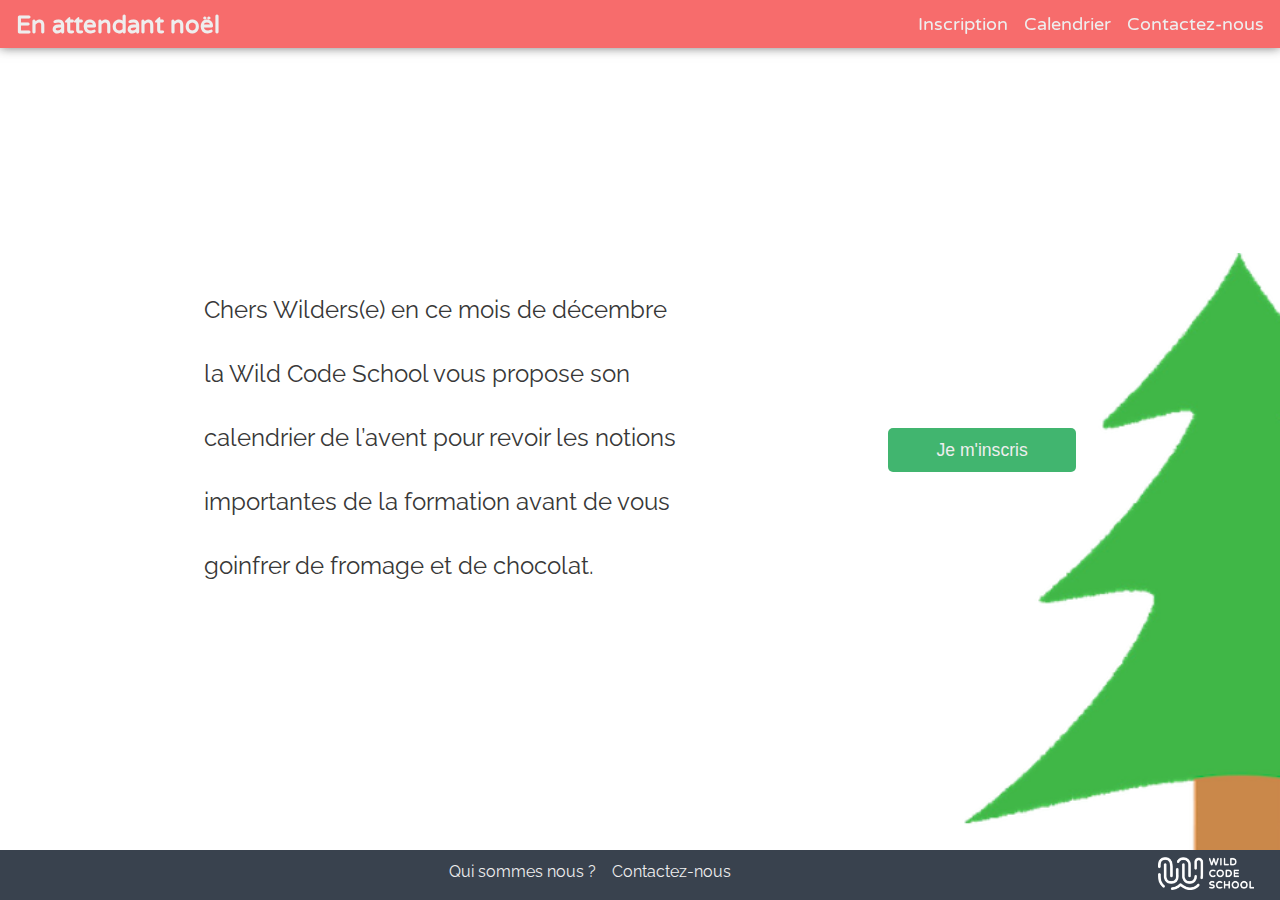
<file: index.html>
<!DOCTYPE html>
<html lang="fr">

<head>
    <meta charset="UTF-8" />
    <meta name="viewport" content="width=device-width, initial-scale=1.0" />
    <link rel="stylesheet" href="./index.css" />
    <title>En attendant noël</title>
</head>

<body class="app">
    <header class="main-header">
        <h1 class="main-title">
            <a class="nav-link" href="/calendrier_avant/index.html">En attendant noël</a>
        </h1>
        <div class="burger">
            <span class="slice-burger"></span>
            <span class="slice-burger"></span>
            <span class="slice-burger"></span>
            <span class="slice-burger"></span>
        </div>
        <nav class="main-nav-header">
            <ul class="content-items-nav-header">
                <li class="items-nav-header">
                    <a href="/calendrier_avant/signup/signUp.html" class="nav-link">Inscription</a>
                </li>
                <li class="items-nav-header">
                    <a href="/calendrier_avant/calendrier/calendrier.html" class="nav-link">Calendrier</a>
                </li>
                <li class="items-nav-header">
                    <a href="/calendrier_avant/contact/contact.html" class="nav-link">Contactez-nous</a>
                </li>
            </ul>
        </nav>
    </header>
    <main class="main-content-home">
        <p class="content-message-intro">
            Chers Wilders(e) en ce mois de décembre la Wild Code School vous propose
            son calendrier de l’avent pour revoir les notions importantes de la
            formation avant de vous goinfrer de fromage et de chocolat.
        </p>
        <button onclick="window.location.href='/calendrier_avant/signup/signUp.html'" class="btn btn-valid">Je m'inscris</button>
    </main>
    <footer>
        <ul class="content-items-footer">
            <li class="items-footer">
                <a class="nav-link" href="/calendrier_avant/contact/contact.html">Qui sommes nous ?</a>
            </li>
            <li class="items-footer">
                <a class="nav-link" href="/calendrier_avant/contact/contact.html#contact">Contactez-nous</a>
            </li>
        </ul>
        <a title="site Wild Code School" href="https://www.wildcodeschool.com/fr-FR" target="blank"><img
                class="logo-WCS" src="./asset/logo-WSC.png" alt="logo Wild Code School" /></a>
    </footer>
    <script src="index.js"></script>
</body>

</html>
</file>
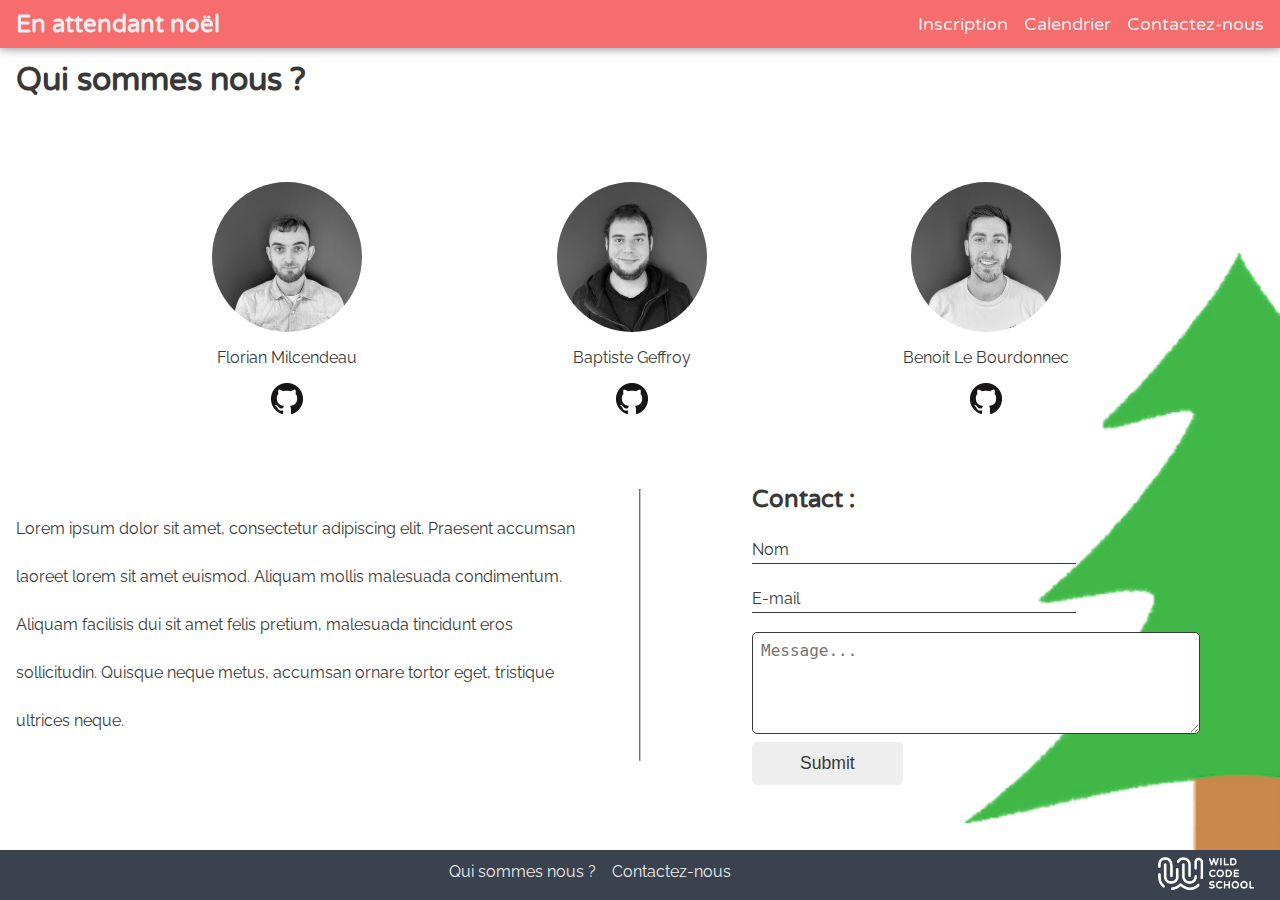
<file: contact.html>
<!DOCTYPE html>
<html lang="fr">

<head>
    <meta charset="UTF-8">
    <meta name="viewport" content="width=device-width, initial-scale=1.0">
    <link rel="stylesheet" href="index.css">
    <link rel="stylesheet" href="contact.css">
    <title>En attendant noël</title>
</head>

<body class="app">
    <header class="main-header">
        <h2 class="main-title"><a class="nav-link" href="/index.html">En attendant noël</a></h2>
        <div class="burger">
            <span class="slice-burger"></span>
            <span class="slice-burger"></span>
            <span class="slice-burger"></span>
            <span class="slice-burger"></span>
        </div>
        <nav class="main-nav-header">
            <ul class="content-items-nav-header">
                <li class="items-nav-header">
                    <a href="/signUp.html" class="nav-link">Inscription</a>
                </li>
                <li class="items-nav-header">
                    <a href="/calendrier/calendrier.html" class="nav-link">Calendrier</a>
                </li>
                <li class="items-nav-header">
                    <a href="/contact.html" class="nav-link">Contactez-nous</a>
                </li>
            </ul>
        </nav>
    </header>
    <main class="main-contact">
        <h1>Qui sommes nous ?</h1>
        <div class="content-profile">
            <figure class="profile">
                <img lazy class="profile-photo" src="./asset/profile/florian(1).jpg" alt="Photo de profile Florian">
                <address class="profile-info">
                    Florian Milcendeau
                    <a title="Profile GitHub" href="https://github.com/FlorianMilcendeau" target="blank"><img
                            src="./asset/GitHub-Mark/PNG/GitHub-Mark-32px.png" alt="Logo GitHub"></a>
                </address>
            </figure>
            <figure class="profile">
                <img lazy class="profile-photo" src="./asset/profile/baptiste(2).jpg" alt="Photo de profile Baptiste">
                <address class="profile-info">
                    Baptiste Geffroy
                    <a title="Profile GitHub" href="https://github.com/Baptiste-Gfy" target="blank"><img
                            src="./asset/GitHub-Mark/PNG/GitHub-Mark-32px.png" alt="Logo GitHub"></a>
                </address>
            </figure>
            <figure class="profile">
                <img lazy class="profile-photo" src="./asset/profile/benoit.jpg" alt="Photo de profile Benoit">
                <address class="profile-info">
                    Benoit Le Bourdonnec
                    <a title="Profile GitHub" href="https://github.com/Benoit2109" target="blank"><img
                            src="./asset/GitHub-Mark/PNG/GitHub-Mark-32px.png" alt="Logo GitHub"></a>
                </address>
            </figure>
        </div>
        <div class="container-flex">

            <p class="team-description">Lorem ipsum dolor sit amet, consectetur adipiscing elit. Praesent accumsan
                laoreet
                lorem sit amet euismod.
                Aliquam mollis malesuada condimentum. Aliquam facilisis dui sit amet felis pretium, malesuada tincidunt
                eros
                sollicitudin. Quisque neque metus, accumsan ornare tortor eget, tristique ultrices neque.
            </p>
            <hr class="separate">
            <div class="container-form">

                <form id="contact" class="form-contact" action="#" method="post">
                    <h2>
                        Contact :
                    </h2>
                    <input class="input input-name" name="name" id="name" type="text" placeholder=" ">
                    <label class="label-placeholder label-name" for="name">Nom</label><span class="error error-name">Nom
                        invalide</span>
                    <input class="input input-email" id="email" name="email" type="email" placeholder=" ">
                    <label class="label-placeholder label-email" for="email">E-mail</label>
                    <span class="error error-email">E-mail invalide</span>
                    <textarea class="message-contact" name="message" id="message" cols="30" rows="10"
                        placeholder="Message..."></textarea>
                    <input disabled id="send-form-contact" class="btn btn-disabled" type="submit">
                </form>
            </div>
        </div>
    </main>
    <footer>
        <ul class="content-items-footer">
            <li class="items-footer"><a class="nav-link" href="/contact.html">Qui sommes nous ?</a></li>
            <li class="items-footer"><a class="nav-link" href="#contact">Contactez-nous</a></li>
        </ul>
        <a title="site Wild Code School" href="https://www.wildcodeschool.com/fr-FR" target="blank"><img
                class="logo-WCS" src="./asset/logo-WSC.png" alt="logo Wild Code School"></a>
    </footer>
    <script src="index.js"></script>
</body>

</html>
</file>
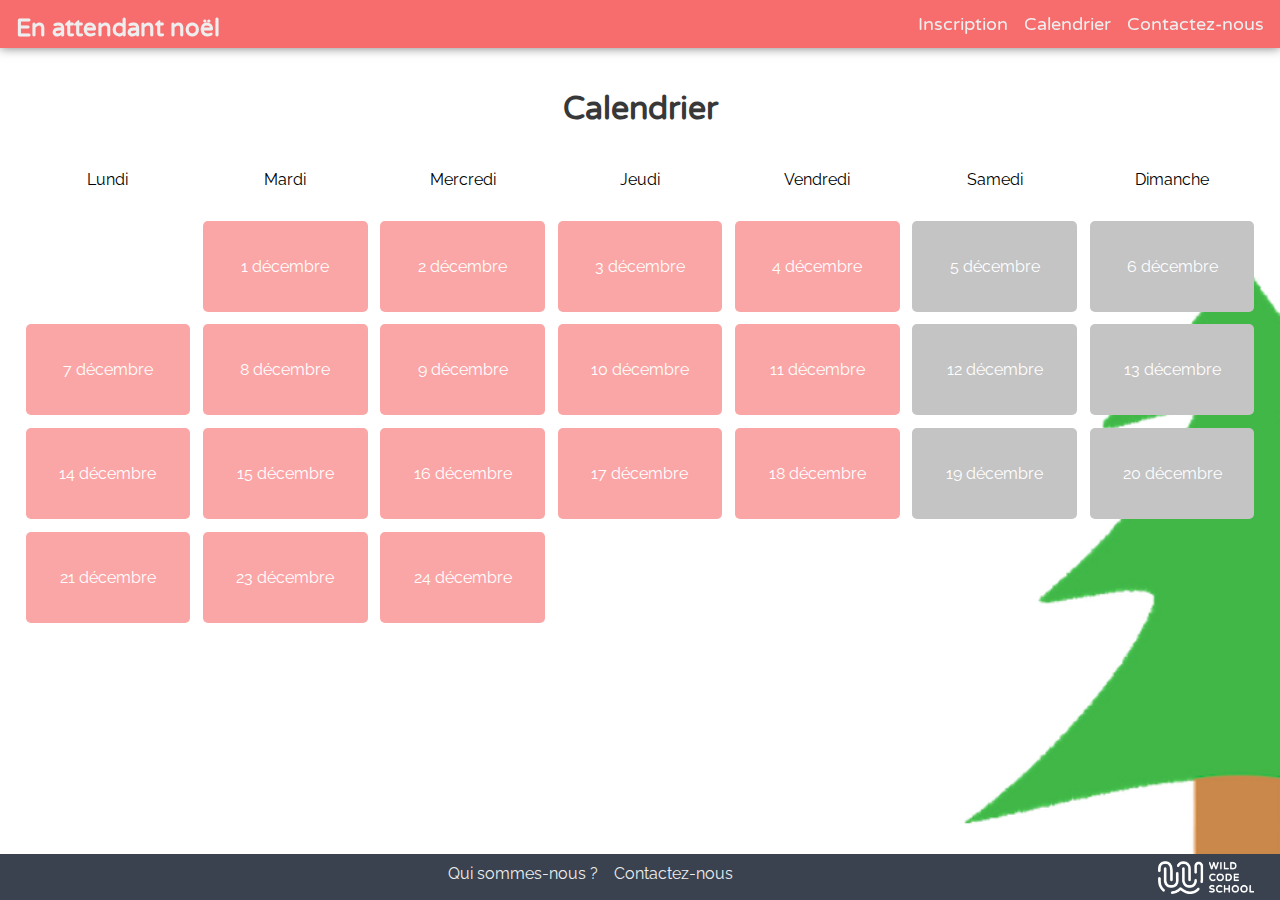
<file: calendrier/calendrier.html>
<!DOCTYPE html>
<html lang="en">

<head>
  <meta charset="UTF-8" />
  <meta name="viewport" content="width=device-width, initial-scale=1.0" />
  <link rel="stylesheet" href="../index.css" />
  <link rel="stylesheet" href="calendrier.css" />
  <title>Calendrier</title>
</head>

<body>
  <header class="main-header">
    <h2 class="main-title">
      <a class="nav-link" href="../index.html">En attendant noël</a>
    </h2>
    <div class="burger">
      <span class="slice-burger"></span>
      <span class="slice-burger"></span>
      <span class="slice-burger"></span>
      <span class="slice-burger"></span>
    </div>
    <nav class="main-nav-header">
      <ul class="content-items-nav-header">
        <li class="items-nav-header">
          <a href="../signup/signUp.html" class="nav-link">Inscription</a>
        </li>
        <li class="items-nav-header">
          <a href="/calendrier/calendrier.html" class="nav-link">Calendrier</a>
        </li>
        <li class="items-nav-header">
          <a href="../contact/contact.html" class="nav-link">Contactez-nous</a>
        </li>
      </ul>
    </nav>
  </header>
  <section id="opacity"></section>
    <section class="contenu">
      <h1>Calendrier</h1>

      <section class="calendrier">
        <section>
          <ul class="semaine">
            <li class="jour-semaine"><p>Lundi</p></li>
            <li class="jour-semaine"><p>Mardi</p></li>
            <li class="jour-semaine"><p>Mercredi</p></li>
            <li class="jour-semaine"><p>Jeudi</p></li>
            <li class="jour-semaine"><p>Vendredi</p></li>
            <li class="jour-semaine"><p>Samedi</p></li>
            <li class="jour-semaine"><p>Dimanche</p></li>
          </ul>
        </section>

        <section>
          <ul class="jour">
            <li index="0" class="jour-on"><p>1 décembre</p></li>
            <!--<div id="volet">
              <div class="pop">
                <img
                  class="illustration"
                  src="../asset/Linus Torvald.jpg"
                  alt="créateur git"
                />
                <p class="question">Comment s'appelle le créateur de GIT?</p>
                <div class="right-box">
                  <select class="select">
                    <option value="0">-- choisis ta réponse --</option>
                    <option value="1">réponse 1</option>
                    <option value="2">réponse 2</option>
                    <option value="3">réponse 3</option>
                    <option value="4">réponse 4</option>
                  </select>
                  <button disabled class="Go">Go!</button>
                </div>
              </div>
            </div>-->
            <li  index="1" class="jour-on"><p>2 décembre</p></li>
            <li  index="2" class="jour-on"><p>3 décembre</p></li>
            <li  index="3" class="jour-on"><p>4 décembre</p></li>

            <li class="jour-off"><p>5 décembre</p></li>
            <li class="jour-off"><p>6 décembre</p></li>

            <li index="4" class="jour-on"><p>7 décembre</p></li>
            <li index="5" class="jour-on"><p>8 décembre</p></li>
            <li index="6" class="jour-on"><p>9 décembre</p></li>
            <li index="7" class="jour-on"><p>10 décembre</p></li>
            <li index="8" class="jour-on"><p>11 décembre</p></li>

            <li class="jour-off"><p>12 décembre</p></li>
            <li class="jour-off"><p>13 décembre</p></li>

            <li index="9" class="jour-on"><p>14 décembre</p></li>
            <li index="10" class="jour-on"><p>15 décembre</p></li>
            <li index="11" class="jour-on"><p>16 décembre</p></li>
            <li index="12" class="jour-on"><p>17 décembre</p></li>
            <li index="13" class="jour-on"><p>18 décembre</p></li>

            <li class="jour-off"><p>19 décembre</p></li>
            <li class="jour-off"><p>20 décembre</p></li>

            <li index="14" class="jour-on"><p>21 décembre</p></li>
            <li index="15" class="jour-on"><p>23 décembre</p></li>
            <li index="16" class="jour-on"><p>24 décembre</p></li>
          </ul>
        </section>
      </section>
      <!--<section id="overlay">
        <div class="pop">
          
          <img class="illustration" src="../asset/Linus Torvald.jpg" alt="créateur git"/>
          
          <div class="right-box">
            <div class="close-window">
              <span class="close-cross-x"></span>
              <span class="close-cross-y"></span>
            </div>
  
            <p class="question">Comment s'appelle le créateur de GIT?</p>
            <div class="select-Go">
                <select class="select">
                    <option value="0">-- choisis ta réponse --</option>
                    <option value="1">réponse 1</option>
                    <option value="2">réponse 2</option>
                    <option value="3">réponse 3</option>
                    <option value="4">réponse 4</option>
                </select>
            <button disabled class="Go">Go!</button>
            </div>
          </div>
        </div>
    </section>-->
    </section>

  <footer>
    <ul class="content-items-footer">
      <li class="items-footer">
        <a class="nav-link" href="../contact/contact.html">Qui sommes-nous ?</a>
      </li>
      <li class="items-footer">
        <a class="nav-link" href="../contact/contact.html#contact">Contactez-nous</a>
      </li>
    </ul>
    <img class="logo-WCS" src="../asset/logo-WSC.png" alt="logo Wild Code School" />
  </footer>
  <script src="./calendrier.js"></script>
  <script src="../index.js"></script>
</body>

</html>
</file>
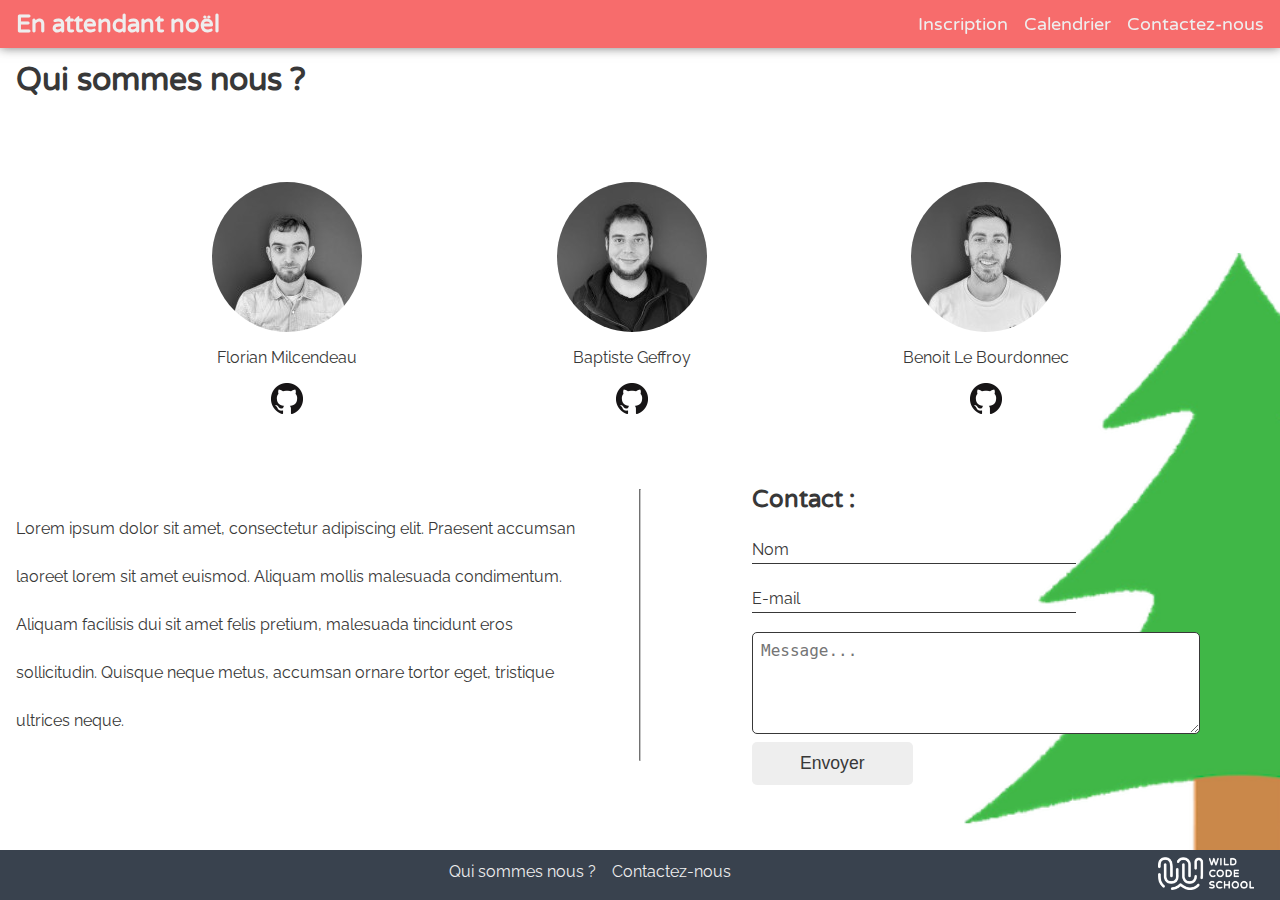
<file: contact/contact.html>
<!DOCTYPE html>
<html lang="fr">
  <head>
    <meta charset="UTF-8" />
    <meta name="viewport" content="width=device-width, initial-scale=1.0" />
    <link rel="stylesheet" href="../index.css" />
    <link rel="stylesheet" href="contact.css" />
    <title>En attendant noël</title>
  </head>

  <body class="app">
    <header class="main-header">
      <h2 class="main-title">
        <a class="nav-link" href="/calendrier_avant/index.html">En attendant noël</a>
      </h2>
      <div class="burger">
        <span class="slice-burger"></span>
        <span class="slice-burger"></span>
        <span class="slice-burger"></span>
        <span class="slice-burger"></span>
      </div>
      <nav class="main-nav-header">
        <ul class="content-items-nav-header">
          <li class="items-nav-header">
            <a href="/calendrier_avant/signup/signUp.html" class="nav-link">Inscription</a>
          </li>
          <li class="items-nav-header">
            <a href="/calendrier_avant/calendrier/calendrier.html" class="nav-link"
              >Calendrier</a
            >
          </li>
          <li class="items-nav-header">
            <a href="/calendrier_avant/contact/contact.html" class="nav-link">Contactez-nous</a>
          </li>
        </ul>
      </nav>
    </header>
    <main class="main-contact">
      <h1>Qui sommes nous ?</h1>
      <div class="content-profile">
        <figure class="profile">
          <img
            lazy
            class="profile-photo"
            src="../asset/profile/florian(1).jpg"
            alt="Photo de profile Florian"
          />
          <address class="profile-info">
            Florian Milcendeau
            <a
              title="Profile GitHub"
              href="https://github.com/FlorianMilcendeau"
              target="blank"
              ><img
                src="../asset/GitHub-Mark/PNG/GitHub-Mark-32px.png"
                alt="Logo GitHub"
            /></a>
          </address>
        </figure>
        <figure class="profile">
          <img
            lazy
            class="profile-photo"
            src="../asset/profile/baptiste(2).jpg"
            alt="Photo de profile Baptiste"
          />
          <address class="profile-info">
            Baptiste Geffroy
            <a
              title="Profile GitHub"
              href="https://github.com/Baptiste-Gfy"
              target="blank"
              ><img
                src="../asset/GitHub-Mark/PNG/GitHub-Mark-32px.png"
                alt="Logo GitHub"
            /></a>
          </address>
        </figure>
        <figure class="profile">
          <img
            lazy
            class="profile-photo"
            src="../asset/profile/benoit.jpg"
            alt="Photo de profile Benoit"
          />
          <address class="profile-info">
            Benoit Le Bourdonnec
            <a
              title="Profile GitHub"
              href="https://github.com/Benoit2109"
              target="blank"
              ><img
                src="../asset/GitHub-Mark/PNG/GitHub-Mark-32px.png"
                alt="Logo GitHub"
            /></a>
          </address>
        </figure>
      </div>
      <div class="container-flex">
        <p class="team-description">
          Lorem ipsum dolor sit amet, consectetur adipiscing elit. Praesent
          accumsan laoreet lorem sit amet euismod. Aliquam mollis malesuada
          condimentum. Aliquam facilisis dui sit amet felis pretium, malesuada
          tincidunt eros sollicitudin. Quisque neque metus, accumsan ornare
          tortor eget, tristique ultrices neque.
        </p>
        <hr class="separate" />
        <div class="container-form">
          <form id="contact" class="form-contact" action="#" method="post">
            <h2>Contact :</h2>
            <input
              class="input input-name"
              name="name"
              id="name"
              type="text"
              placeholder=" "
            />
            <label class="label-placeholder label-name" for="name">Nom</label
            ><span class="error error-name">Nom invalide</span>
            <input
              class="input input-email"
              id="email"
              name="email"
              type="email"
              placeholder=" "
            />
            <label class="label-placeholder label-email" for="email"
              >E-mail</label
            >
            <span class="error error-email">E-mail invalide</span>
            <textarea
              class="message-contact"
              name="message"
              id="message"
              cols="30"
              rows="10"
              placeholder="Message..."
            ></textarea>
            <input
              disabled
              id="send-form-contact"
              class="btn btn-disabled"
              type="submit"
              value="Envoyer"
            />
          </form>
        </div>
      </div>
    </main>
    <footer>
      <ul class="content-items-footer">
        <li class="items-footer">
          <a class="nav-link" href="/calendrier_avant/contact/contact.html">Qui sommes nous ?</a>
        </li>
        <li class="items-footer">
          <a class="nav-link" href="/calendrier_avant/contact/contact.html#contact"
            >Contactez-nous</a
          >
        </li>
      </ul>
      <a
        title="site Wild Code School"
        href="https://www.wildcodeschool.com/fr-FR"
        target="blank"
        ><img
          class="logo-WCS"
          src="../asset/logo-WSC.png"
          alt="logo Wild Code School"
      /></a>
    </footer>
    <script src="../index.js"></script>
    <script src="contact.js"></script>
  </body>
</html>
</file>
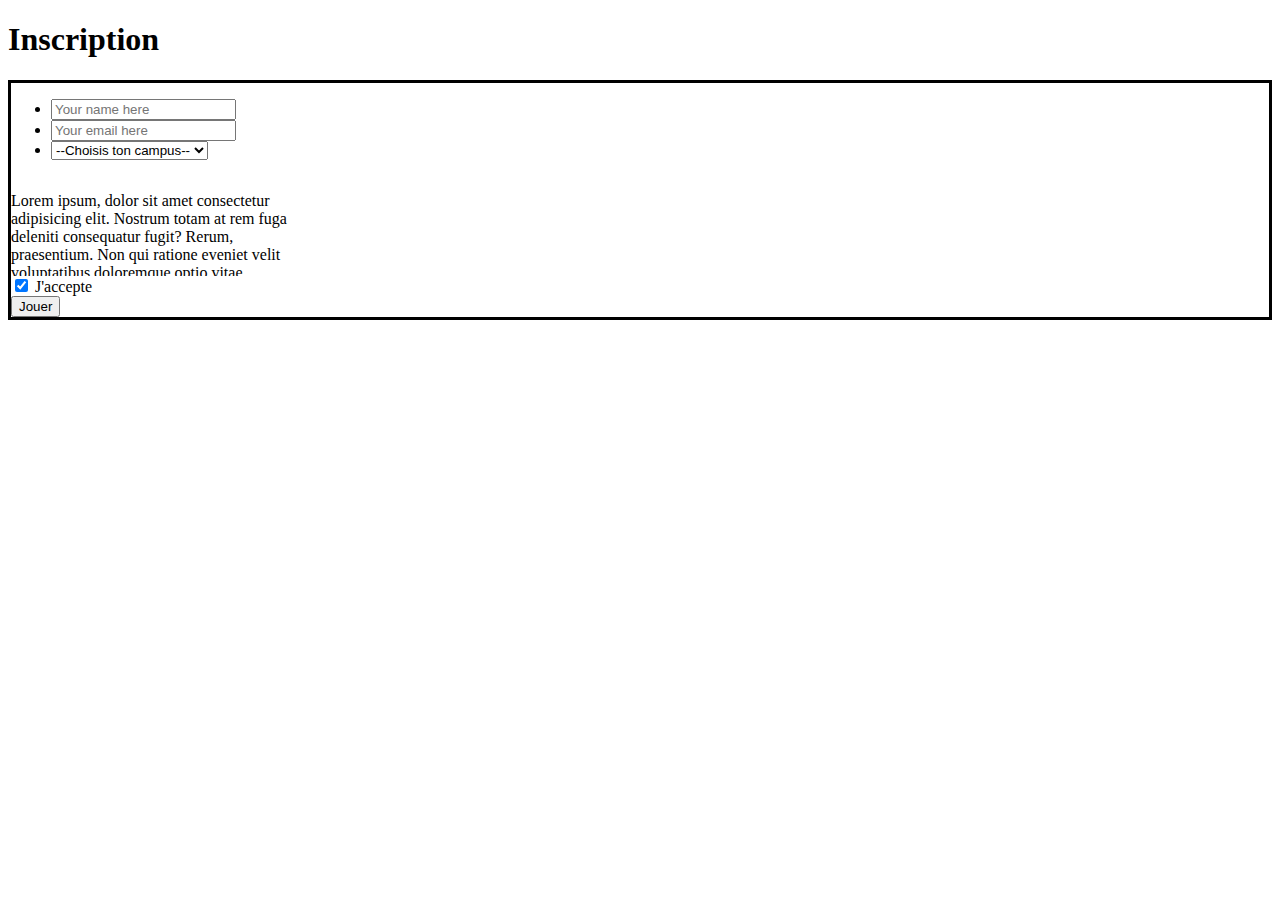
<file: signUp/signUp.html>
<!DOCTYPE html>
<html lang="fr">
  <head>
    <meta charset="UTF-8" />
    <link rel="stylesheet" href="signUp.css" />
    <meta name="viewport" content="width=device-width, initial-scale=1.0" />
    <title>Inscription</title>
  </head>

  <body>
    <h1 class="page-title">Inscription</h1>

    <form>
      <ul class="grp-input">
        <li class="input-form">
          <label for="name"></label>
          <input type="text" id="name" placeholder="Your name here" />
        </li>
        <li class="input-form">
          <label for=""></label>
          <input type="text" id="mail" placeholder="Your email here" />
        </li>
        <li class="input-form">
          <select id="campus" name="campus">
            <option value="">--Choisis ton campus--</option>
            <optgroup label="France">
              <option value="Biarritz">Biarritz</option>
              <option value="Bordeaux">Bordeaux</option>
              <option value="La Loupe">La Loupe</option>
              <option value="Lille">Lille</option>
              <option value="Lyon">Lyon</option>
              <option value="Marseille">Marseille</option>
              <option value="Nantes">Nantes</option>
              <option value="Orléans">Orléans</option>
              <option value="Paris">Paris</option>
              <option value="Reims">Reims</option>
              <option value="Strasbourg">Strasbourg</option>
              <option value="Toulouse">Toulouse</option>
              <option value="Tours">Tours</option>
            </optgroup>
            <optgroup label="Europe">
              <option value="Amsterdam">Amsterdam</option>
              <option value="Barcelone">Barcelone</option>
              <option value="Berlin">Berlin</option>
              <option value="Bruxelles">Bruxelles</option>
              <option value="Bucarest">Bucarest</option>
              <option value="Lisbonne">Lisbonne</option>
              <option value="Londres">Londres</option>
              <option value="Madrid">Madrid</option>
            </optgroup>
            <optgroup label="Distantiel">
              <option value="Remote francophone"></option>
              <option value="Remote Anglophone"></option>
            </optgroup>
          </select>
        </li>
      </ul>

      <div class="scroller">
        <p>
          Lorem ipsum, dolor sit amet consectetur adipisicing elit. Nostrum
          totam at rem fuga deleniti consequatur fugit? Rerum, praesentium. Non
          qui ratione eveniet velit voluptatibus doloremque optio vitae
          recusandae illo dolores?
        </p>
        <p>
          Lorem ipsum, dolor sit amet consectetur adipisicing elit. Nostrum
          totam at rem fuga deleniti consequatur fugit? Rerum, praesentium. Non
          qui ratione eveniet velit voluptatibus doloremque optio vitae
          recusandae illo dolores?
        </p>
        <p>
          Lorem ipsum, dolor sit amet consectetur adipisicing elit. Nostrum
          totam at rem fuga deleniti consequatur fugit? Rerum, praesentium. Non
          qui ratione eveniet velit voluptatibus doloremque optio vitae
          recusandae illo dolores?
        </p>
        <p>
          Lorem ipsum, dolor sit amet consectetur adipisicing elit. Nostrum
          totam at rem fuga deleniti consequatur fugit? Rerum, praesentium. Non
          qui ratione eveniet velit voluptatibus doloremque optio vitae
          recusandae illo dolores?
        </p>
        <p>
          Lorem ipsum, dolor sit amet consectetur adipisicing elit. Nostrum
          totam at rem fuga deleniti consequatur fugit? Rerum, praesentium. Non
          qui ratione eveniet velit voluptatibus doloremque optio vitae
          recusandae illo dolores?
        </p>
        <p>
          Lorem ipsum, dolor sit amet consectetur adipisicing elit. Nostrum
          totam at rem fuga deleniti consequatur fugit? Rerum, praesentium. Non
          qui ratione eveniet velit voluptatibus doloremque optio vitae
          recusandae illo dolores?
        </p>
        <p>
          Lorem ipsum, dolor sit amet consectetur adipisicing elit. Nostrum
          totam at rem fuga deleniti consequatur fugit? Rerum, praesentium. Non
          qui ratione eveniet velit voluptatibus doloremque optio vitae
          recusandae illo dolores?
        </p>
        <p>
          Lorem ipsum, dolor sit amet consectetur adipisicing elit. Nostrum
          totam at rem fuga deleniti consequatur fugit? Rerum, praesentium. Non
          qui ratione eveniet velit voluptatibus doloremque optio vitae
          recusandae illo dolores?
        </p>
        <p>
          Lorem ipsum, dolor sit amet consectetur adipisicing elit. Nostrum
          totam at rem fuga deleniti consequatur fugit? Rerum, praesentium. Non
          qui ratione eveniet velit voluptatibus doloremque optio vitae
          recusandae illo dolores?
        </p>
        <p>
          Lorem ipsum, dolor sit amet consectetur adipisicing elit. Nostrum
          totam at rem fuga deleniti consequatur fugit? Rerum, praesentium. Non
          qui ratione eveniet velit voluptatibus doloremque optio vitae
          recusandae illo dolores?
        </p>
      </div>
      <div class="checkbox">
        <input type="checkbox" id="accepte" name="accepte" checked />
        <label for="accepte">J'accepte</label>
      </div>
      <div class="btn btn-valide">
        <label for="jouer"></label>
        <input type="submit" id="jouer" value="Jouer" />
      </div>
    </form>
  </body>
</html>
</file>
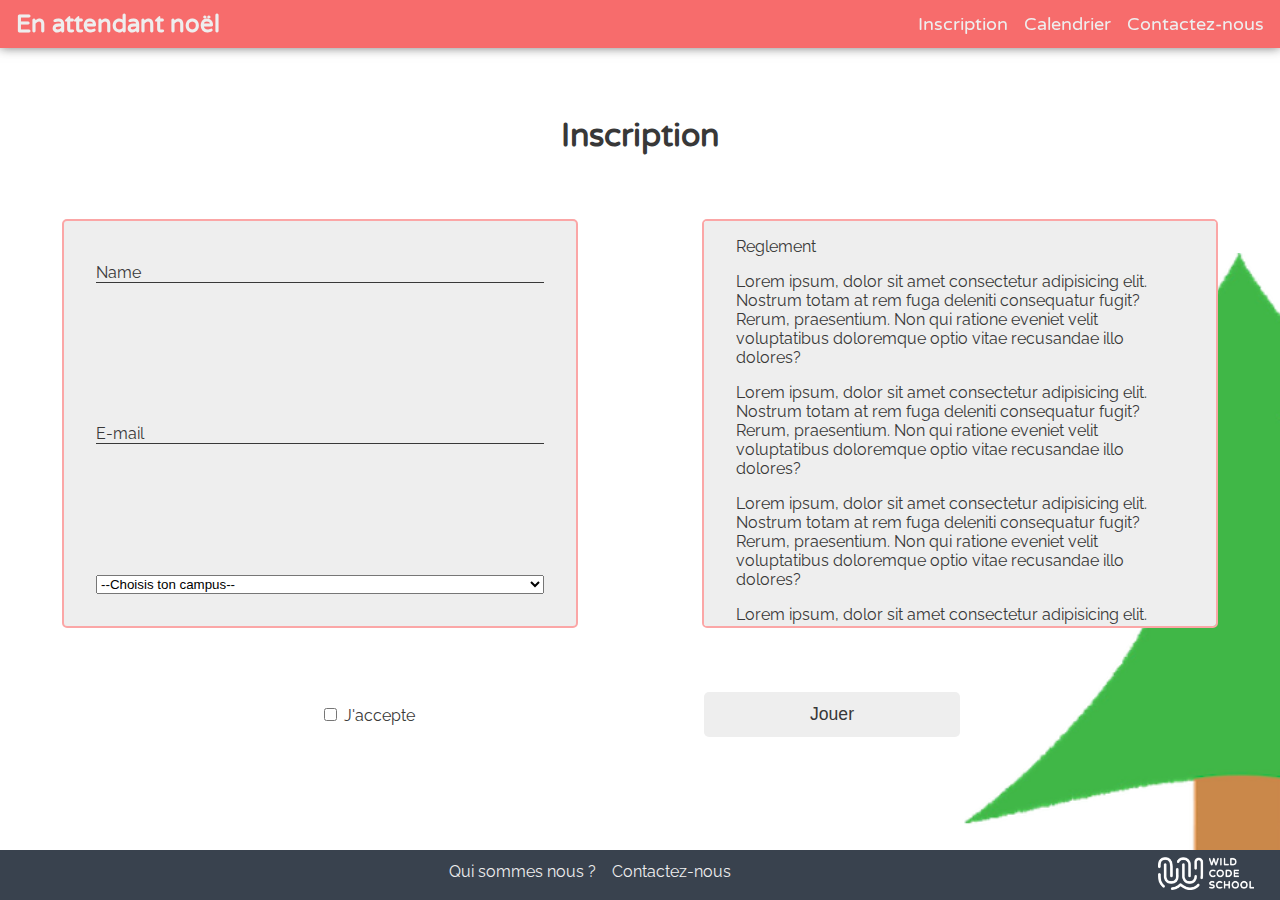
<file: signup/signUp.html>
<!DOCTYPE html>
<html lang="fr">
  <head>
    <meta charset="UTF-8" />
    <link rel="stylesheet" href="../index.css" />
    <link rel="stylesheet" href="../contact/contact.css" />
    <link rel="stylesheet" href="signUp.css" />
    <meta name="viewport" content="width=device-width, initial-scale=1.0" />
    <title>Inscription</title>
  </head>

  <body class="app">
    <header class="main-header">
      <h2 class="main-title">
        <a class="nav-link" href="/calendrier_avant/index.html">En attendant noël</a>
      </h2>
      <div class="burger">
        <span class="slice-burger"></span>
        <span class="slice-burger"></span>
        <span class="slice-burger"></span>
        <span class="slice-burger"></span>
      </div>
      <nav class="main-nav-header">
        <ul class="content-items-nav-header">
          <li class="items-nav-header">
            <a href="/calendrier_avant/signup/signUp.html" class="nav-link">Inscription</a>
          </li>
          <li class="items-nav-header">
            <a href="/calendrier_avant/calendrier/calendrier.html" class="nav-link"
              >Calendrier</a
            >
          </li>
          <li class="items-nav-header">
            <a href="/calendrier_avant/contact/contact.html" class="nav-link"
              >Contactez-nous</a
            >
          </li>
        </ul>
      </nav>
    </header>

    <main>
      <section class="title">
        <h1>Inscription</h1>
      </section>

      <section class="formulaire">
        <form id="contact" class="form-contact cadre-form" action="#">
          <!--Name-->
          <input
            class="input input-name"
            name="name"
            id="name"
            type="text"
            placeholder=" "
          />
          <label class="label-placeholder label-name" for="name">Name</label>
          <!--Email-->
          <input
            class="input input-email"
            id="email"
            name="email"
            type="email"
            placeholder=" "
          />
          <label class="label-placeholder label-email" for="email"
            >E-mail</label
          >
          <!--Campus-->
          <select id="campus" name="campus">
            <option value="">--Choisis ton campus--</option>
            <optgroup label="France">
              <option value="Biarritz">Biarritz</option>
              <option value="Bordeaux">Bordeaux</option>
              <option value="La Loupe">La Loupe</option>
              <option value="Lille">Lille</option>
              <option value="Lyon">Lyon</option>
              <option value="Marseille">Marseille</option>
              <option value="Nantes">Nantes</option>
              <option value="Orléans">Orléans</option>
              <option value="Paris">Paris</option>
              <option value="Reims">Reims</option>
              <option value="Strasbourg">Strasbourg</option>
              <option value="Toulouse">Toulouse</option>
              <option value="Tours">Tours</option>
            </optgroup>
            <optgroup label="Europe">
              <option value="Amsterdam">Amsterdam</option>
              <option value="Barcelone">Barcelone</option>
              <option value="Berlin">Berlin</option>
              <option value="Bruxelles">Bruxelles</option>
              <option value="Bucarest">Bucarest</option>
              <option value="Lisbonne">Lisbonne</option>
              <option value="Londres">Londres</option>
              <option value="Madrid">Madrid</option>
            </optgroup>
            <optgroup label="Distantiel">
              <option value="Remote francophone">Remote francophone</option>
              <option value="Remote Anglophone">Remote Anglophone</option>
            </optgroup>
          </select>
        </form>
      </section>

      <section class="scroller">
        <p>Reglement</p>
        <p>
          Lorem ipsum, dolor sit amet consectetur adipisicing elit. Nostrum
          totam at rem fuga deleniti consequatur fugit? Rerum, praesentium. Non
          qui ratione eveniet velit voluptatibus doloremque optio vitae
          recusandae illo dolores?
        </p>
        <p>
          Lorem ipsum, dolor sit amet consectetur adipisicing elit. Nostrum
          totam at rem fuga deleniti consequatur fugit? Rerum, praesentium. Non
          qui ratione eveniet velit voluptatibus doloremque optio vitae
          recusandae illo dolores?
        </p>
        <p>
          Lorem ipsum, dolor sit amet consectetur adipisicing elit. Nostrum
          totam at rem fuga deleniti consequatur fugit? Rerum, praesentium. Non
          qui ratione eveniet velit voluptatibus doloremque optio vitae
          recusandae illo dolores?
        </p>
        <p>
          Lorem ipsum, dolor sit amet consectetur adipisicing elit. Nostrum
          totam at rem fuga deleniti consequatur fugit? Rerum, praesentium. Non
          qui ratione eveniet velit voluptatibus doloremque optio vitae
          recusandae illo dolores?
        </p>
      </section>

      <section class="validation">
        <div class="checkbox">
          <input type="checkbox" id="accepte" name="accepte" />
          <label for="accepte">J'accepte</label>
        </div>
        <div class="submit">
          <label for="jouer"></label>
          <input
            class="btn btn-disabled"
            type="submit"
            id="jouer"
            value="Jouer"
            onclick= "window.location.href ='../calendrier/calendrier.html'"
          />
        </div>
      </section>
    </main>

    <footer>
      <ul class="content-items-footer">
        <li class="items-footer">
          <a class="nav-link" href="/calendrier_avant/contact/contact.html"
            >Qui sommes nous ?</a
          >
        </li>
        <li class="items-footer">
          <a class="nav-link" href="/calendrier_avant/contact/contact.html">Contactez-nous</a>
        </li>
      </ul>
      <a
        title="site Wild Code School"
        href="https://www.wildcodeschool.com/fr-FR"
        target="blank"
      >
        <img
          class="logo-WCS"
          src="../asset/logo-WSC.png"
          alt="logo Wild Code School"
        />
      </a>
    </footer>
    <script src="../index.js"></script>
    <script src="signUp.js"></script>
  </body>
</html>
</file>
<file: index.css>
@import url("https://fonts.googleapis.com/css2?family=Raleway:ital,wght@0,100;0,200;0,300;0,400;0,500;0,600;0,700;0,800;0,900;1,100;1,200;1,300;1,400;1,500;1,600;1,700;1,800;1,900&family=Varela+Round&display=swap");

:root {
  --wild-saumon: #f76c6c;
  --font-light: #eee;
  --font-dark: #383838;
  --background-footer: #39424e;
  --valid: #41b56f;
  --error: #c62828;
  --saumon-pale: #fba6a6;
}

body {
  margin: 0;
  font-family: "Raleway", sans-serif;
  color: var(--font-dark);
}

.main-header,
h1,
h2,
h3,
h4 {
  font-family: "Varela Round", sans-serif;
}

/* Header ====================================================*/

.main-header {
  position: fixed;
  top: 0;
  width: 100vw;
  color: var(--font-light);
  text-align: center;
  margin: 0;
  background-color: var(--wild-saumon);
  height: 3rem;
  text-align: center;
  box-shadow: 0 0 10px #353535a8;
  z-index: 10;
  transition: height 0.3s ease-in;
}

.main-header.open {
  height: 9rem;
  border-bottom-left-radius: 5px;
  border-bottom-right-radius: 5px;
}

.main-title {
  margin: 0;
  margin-top: 0.2rem;
}

.main-title > .nav-link {
  font-size: 1.5rem;
}

.content-items-nav-header {
  display: none;
}

.main-nav-header {
  text-align: left;
  visibility: hidden;
  opacity: 0;
  transition: opacity 0.5s linear;
}

.main-header.open .main-nav-header {
  visibility: initial;
  opacity: 1;
}

.burger {
  width: 3rem;
  height: 1.5rem;
  right: 2rem;
  position: absolute;
  right: 0.3rem;
  top: 0.6rem;
  cursor: pointer;
}

.slice-burger {
  position: absolute;
  display: block;
  height: 0.15rem;
  width: 2.5rem;
  border-radius: 5px;
  background-color: var(--font-light);
  transition: all 0.2s linear;
}

.slice-burger:nth-child(1) {
  transform: scaleX(1);
}

.slice-burger:nth-child(2),
.slice-burger:nth-child(3) {
  transform: rotate(0);
  top: 50%;
}

.slice-burger:nth-child(4) {
  transform: scaleX(1);
  top: 100%;
}

.burger.open .slice-burger:nth-child(1),
.burger.open .slice-burger:nth-child(4) {
  transform: scaleX(0);
}

.burger.open .slice-burger:nth-child(2),
.burger.open .slice-burger:nth-child(3) {
  transform: rotate(45deg);
}

.burger.open .slice-burger:nth-child(3) {
  transform: rotate(-45deg);
}

.content-items-nav-header {
  list-style: none;
  display: flex;
  flex-direction: column;
  justify-content: space-between;
  align-items: flex-start;
  padding-left: 1rem;
}

.items-nav-header {
  margin-top: 0.4rem;
}

.nav-link {
  font-size: 1.1rem;
  text-decoration: none;
  color: var(--font-light);
}

/* Content =====================================================*/

.main-content-home {
  display: flex;
  flex-direction: column;
  align-items: center;
  justify-content: center;
  text-align: center;
  height: 100vh;
}

.content-message-intro {
  margin-top: 0;
  font-size: 1.2rem;
  line-height: 3rem;
  max-width: 20rem;
}

.input {
  font-family: "raleway";
  border: none;
  outline: none;
  border-bottom: 0.1rem solid var(--font-dark);
  transition: all 0.1s linear;
  background-color: transparent !important;
  font-size: 1rem;
}

.label-placeholder {
  font-family: "raleway";
  cursor: text;
  position: relative;
  z-index: -1;
  transform: translate(0, -2.5rem) scale(1);
  width: max-content;
  transition: all 0.2s linear;
}

.input:focus {
  border-color: skyblue;
}

.input-name:focus ~ .label-name,
.input-email:focus ~ .label-email,
.input-name:not(:placeholder-shown) ~ .label-name,
.input-email:not(:placeholder-shown) ~ .label-email {
  color: #909090;
  transform: translate(-0.3rem, -3.8rem) scale(0.8);
  transition: all 0.2s linear;
}

.btn {
  cursor: pointer;
  border: none;
  border-radius: 5px;
  padding: 0.7rem 3rem;
  font-size: 1.1rem;
  transition: all 0.2s ease-in-out;
}

.btn-valid {
  background-color: var(--valid);
  color: var(--font-light);
}

.btn-error {
  background-color: var(--error);
  color: var(--font-light);
}

.btn-disabled {
  background-color: #eee;
  color: var(--font-dark);
}

/* Footer =====================================================*/

footer {
  position: fixed;
  bottom: 0;
  width: 100vw;
  background-color: var(--background-footer);
  display: flex;
  align-items: center;
  justify-content: space-between;
  padding: 0.4rem;
  position: fixed;
  bottom: 0;
  width: 100vw;
}

.items-footer .nav-link {
  font-size: 1rem;
}

.content-items-footer {
  display: flex;
  flex-direction: column;
  justify-content: space-between;
  margin: 0;
  padding: 0;
}

.items-footer {
  list-style: none;
}

.logo-WCS {
  width: 6rem;
  margin-right: 2rem;
}

@media screen and (min-width: 768px) {
  .app {
    background-image: url(../asset/sapin_crop.png);
    background-position: bottom right;
    background-attachment: fixed;
    background-repeat: no-repeat;
    background-size: 20rem;
  }

  .burger {
    display: none;
  }

  .main-header {
    display: flex;
    justify-content: space-between;
    align-items: center;
  }

  .main-title {
    margin-left: 1rem;
    padding: 0;
  }

  .content-message-intro {
    text-align: left;
    font-size: 1.5rem;
    line-height: 4rem;
    max-width: 30rem;
  }

  .main-title > .nav-link {
    padding-top: 0;
    display: block;
    width: max-content;
  }

  .main-nav-header {
    visibility: visible;
    opacity: 1;
  }

  .content-items-nav-header {
    display: flex;
    flex-direction: row;
    margin: 0;
    margin-right: 1rem;
  }

  .items-nav-header {
    list-style: none;
    margin-top: 0;
    padding-left: 1rem;
    width: max-content;
  }

  /* Main =======================================================*/

  .main-content-home {
    flex-direction: row;
    justify-content: space-evenly;
  }

  .btn-valid:hover {
    box-shadow: 0 5px 6px #383838b0;
  }

  .btn-valid:active {
    box-shadow: 0 0 0;
  }

  /* Footer =====================================================*/

  .content-items-footer {
    display: flex;
    flex-direction: row;
    justify-content: space-between;
    margin: 0;
    padding: 0;
    margin-right: auto;
    margin-left: auto;
  }

  .items-footer {
    margin-bottom: 0.5rem;
    list-style: none;
    margin-left: 1rem;
  }
}

@media screen and (orientation: landscape) and (max-height: 475px) {
  .main-content-home {
    margin-top: 5rem;
    margin-bottom: 8.5rem;
  }
}
</file>
<file: contact.css>
.main-title {
  margin-top: 0.5rem;
}

.main-contact {
  display: flex;
  justify-content: space-between;
  flex-direction: column;
  padding: 1em;
  padding-top: 4rem;
  padding-bottom: 6rem;
}

.content-profile {
  display: flex;
  flex-direction: column;
}

.profile {
  margin-left: 0;
  display: flex;
  flex-direction: row;
}

.profile-photo {
  border-radius: 5rem;
  max-width: 6.25rem;
}

.profile-info {
  display: flex;
  flex-direction: column;
  justify-content: space-around;
  font-style: normal;
  margin-left: 0.5rem;
}

.team-description {
  text-align: center;
  line-height: 3rem;
  margin-top: 3rem;
  margin-bottom: 3rem;
}

.form-contact {
  height: 26rem;
  display: flex;
  flex-direction: column;
  justify-content: space-between;
}

.form-contact > .btn {
  align-self: flex-start;
  margin-top: 0.5rem;
}

.form-contact > .btn-disabled:focus {
  background-color: #eee;
}

.message-contact {
  font-size: 1rem;
  padding: 0.5rem;
  border-radius: 5px;
  border: 0.5px solid var(--font-dark);
  max-height: 6rem;
}

.valid-form {
  border-color: var(--valid);
}
.error {
  color: var(--error);
  font-weight: 800;
  border-color: var(--error);
}

.error-name,
.error-email {
  display: none;
  animation-name: anim-error;
  animation-duration: 0.8s;
  border-color: var(--error);
  transform: translateY(-1.5rem);
}

@keyframes anim-error {
  from {
    opacity: 0;
    transform: translateY(-2.5rem);
  }
  40% {
    opacity: 0;
  }
  to {
    opacity: 1;
    transform: translateY(-1rem);
  }
}

@media screen and (min-width: 768px) {
  .main-title {
    margin-top: 0;
  }

  .main-contact {
    padding-top: 2.5rem;
    padding-bottom: 0;
    height: 81vh;
  }

  .profile {
    margin: 0;
    flex-direction: column;
    align-items: center;
  }

  .content-profile {
    flex-direction: row;
    justify-content: space-evenly;
  }

  .profile-photo {
    max-width: max-content;
  }

  .profile-info {
    flex-direction: column;
    align-items: center;
    padding-top: 1rem;
    margin-left: 0;
  }

  .profile-info > a {
    margin-top: 1rem;
  }

  .container-flex {
    display: flex;
    align-items: center;
    height: 18rem;
  }

  .container-form {
    flex: 1;
    max-width: 45vw;
    display: flex;
    justify-content: center;
  }

  .form-contact {
    height: 20rem;
    max-width: 30rem;
    width: 35vw;
  }

  .separate {
    align-self: normal;
    border-color: #c5c5c5;
  }

  .team-description {
    text-align: left;
    flex: 1;
    max-width: 45vw;
  }

  .input {
    max-width: 20rem;
    margin-top: 0.5rem;
  }

  .label-placeholder {
    transform: translate(0, -1.5rem) scale(1);
  }

  .input-name:focus ~ .label-name,
  .input-email:focus ~ .label-email,
  .input-name:not(:placeholder-shown) ~ .label-name,
  .input-email:not(:placeholder-shown) ~ .label-email {
    transform: translate(-0.3rem, -2.5rem) scale(0.8);
  }

  .message-contact {
    max-width: 30rem;
  }

  .error-name,
  .error-email {
    outline: none;
    border-color: var(--error);
    transform: translateY(-1rem);
  }
}
</file>
<file: calendrier/calendrier.css>
h1 {
    display: none;
}
.main-title{
    margin-top: 0.5rem;
    margin-bottom: 0;
}
.contenu{
    margin:0 0 18vh 0;
}

.calendrier{
    margin:0 2vw 0 2vw;
}

#overlay{
    display:none;
}
#volet{
    display:none;
    margin:0;
    padding:0;
    height:70vh;
    width:auto;
    transition:all 1s ease-in-out;
}

#volet.open{
    display:block;
    transition:all 1s ease-in-out;
}

.semaine{
    display:none;
}
.jour{
    padding-left:0;
    margin:5vh 0;
}

.jour-on{
    display:flex;
    flex-direction:column;
    box-sizing: border-box;
    text-align:center;
    padding:20px 0;
    margin:4vh 0 0 0;
    border-radius: 5px;
    color: white;
    background-color: #FBA6A6;
    width: auto;
    transition:all 0.2s ease-in-out;
    font-size: 16;
    cursor:pointer;
    box-shadow:2px 6px 12px #aaa;
}
.jour-on:first-child{
    margin-top:12vh;
}
.jour-on:active{
    box-shadow: 0 0 0;
}


.jour-off{
    display:none;
}
.jour-off{
    display:flex;
    flex-direction:column;
    box-sizing:border-box;
    text-align:center;
    padding:20px 0;
    margin: 4vh 0 4vh 0;
    border-radius: 5px;
    color: white;
    background-color: #C4C4C4;
    width: auto;
    font-size: 16;
    transition:all 0.2s ease-in-out;
}

/* slide on question*/


.pop{
    height:70vh;
    width:auto;
    margin:0;
    padding:0vw;
    background-color:#E5E5E5;
    margin-bottom: 4vh;
    border-bottom-left-radius: 5px;
    border-bottom-right-radius:5px;
    display:flex;
    flex-direction: column;
}

.question{
    font-size:1.5rem;
    text-align:center;
}


.illustration{
    margin:3vh;
    border-radius:5px;
    object-fit: scale-down;
    max-height:200px;    
}
.right-box{
    margin-top: 2vh;
    margin-right: 2vw;
    display:flex;
    flex-direction:row;
    justify-content:center;
}

.select{
    min-height:5vh;
    border-radius:5px;
    color:white;
    background-color:#383838;
    min-width: 30vw;
    
}
.Go{
    min-height:5vh;
    border-radius: 5px;
    border-color:black;
    color:black;
    background-color:#eee;
    transition:all 0.2s ease-in-out;
    
    max-width:45px;
    Margin-left:5vw;
}

.Go:focus{
    background-color:#41b56f;
    border-color:#41b56f;
    outline:none;
}



@media screen and (min-width: 768px) {
    body{
        background-image:url(../asset/sapin_crop.png) ;
        background-position:bottom right;
        background-attachment: fixed;
        background-repeat: no-repeat;
        background-size:20rem;
    }
    h1{
        display:block;
        text-align:center;
        box-sizing:border-box;
        margin-top: 10vh;
    
    }
    .contenu{
        margin:0; 
    }

    #volet{
        display:none;
    }

    #overlay{
        display:block;
    }
    

    .semaine, .jour{
        display:grid;
        grid-template-columns: repeat(7,1fr);
        column-gap: 1vw;
        row-gap: 1vw;
        list-style: none;
        text-align:center;
    }
    .jour{
        padding-left:0;
        margin:0;
    }

    .jour li:first-child{
        grid-column:2;
        margin:0;
    }
    
    .jour-on{
        display:block;
        margin:0;
        padding: 20px 0;
        box-sizing: border-box;
        cursor:pointer;
        list-style: none;
        background-color: #FBA6A6;
        color:white;
        border-radius: 5px;  
        transition:all 0.2s ease-in-out;
        box-shadow: 0 0 0; 
    }
    .jour-on:hover{
        box-shadow:2px 6px 12px #aaa;
    }
    .jour-on:active{
        box-shadow: 0 0 0;
    }

    .jour-off{
        display:block;
        margin:0;
        padding:20px 0;
        box-sizing: border-box;
        cursor:pointer;
        list-style: none;
        background-color: #C4C4C4;
        color:white;
        border-radius: 5px;
        transition:all 0.2s ease-in-out;
    }

    .jour-desktop{
        margin:0;
        padding:0;
    }

    .semaine{
        padding:0;
    }

    .jour-semaine{
        box-shadow:none;
        background-color:transparent;
        color: black;
    }
    .calendrier{
        margin:2vw;
    }

    
    /* opacité de la fenetre*/
    #opacity{
        background-color:black;
        opacity:0.5;
        position: absolute;
        top:0;
        left:0;
        right:0;
        bottom:0;
        display:none;
    }

    /*#opacity{
        
        filter:;
        display:block;
        position:absolute;
        top:0;
        left:0;
        right:0;
        bottom:0;
    }
    
    /* fenetre pop up*/

    .pop{
        width: 60vw;
        max-width: 800px;
        height:45vh;
        max-height: 350px;
        top:50%;
        left:50%;
        transform:translate(-50%, -50%);
        background-color: #fff;
        z-index:10;
        border-radius:5px;
        position:absolute;
        display:none;
        flex-direction:row;
        justify-content:space-around;
        padding:1rem;
        padding:8vh 0 0 0;   
    }

    .illustration{
        margin: 4vh 3vw 4vh 3vw;
        transform:scale(1.3);
    }

    .right-box{
        margin-top: 4vh;
        margin-right: 1vw;
        display:flex;
        flex-direction:column;
        justify-content: start;
        align-items: center;
    }
    

    .select{
        min-height:5vh;
        min-width: 25vw;
        max-width:20vw;
        border-radius:5px;
        color:white;
        background-color:#383838;
        margin:0;
    }

    .Go{
        min-height:5vh;
        border-radius: 5px;
        border-color:#E5E5E5;
        color:black;
        background-color:#eee;
        transition:all 0.2s ease-in-out;
        border:none;
        margin-left:1vw;
    }

    .Go:hover{
        box-shadow:2px 6px 12px #aaa;
    }

    .Go:focus{
        box-shadow:0 0 0 0;
        background-color:#41b56f;
        border-color:#41b56f;
        outline:none;
    }

    .question{
        font-size:1.5rem;
    }

    .close-window{
        position:absolute;
        right:1vh;
        top:.5vh;
        cursor:pointer;
        height: 24px;
        width:23px;
        padding:0;
    }

    .close-cross-x{
        position:absolute;
        display:block;
        right:1.5vh;
        top:.5vh;
        height:25px;
        width: 2px;
        border-radius: 5px;
        background-color:black;
        transform: rotate(45deg);
    }

    .close-cross-y{
        position:absolute;
        display:block;
        right:1.5vh;
        top:.5vh;
        height:25px;
        width: 2px;
        border-radius: 5px;
        background-color:black;
        transform: rotate(-45deg);
    }    
}
</file>
<file: contact/contact.css>
.main-title {
  margin-top: 0.5rem;
}

.main-contact {
  display: flex;
  justify-content: space-between;
  flex-direction: column;
  padding: 1em;
  padding-top: 4rem;
  padding-bottom: 6rem;
}

.content-profile {
  display: flex;
  flex-direction: column;
}

.profile {
  margin-left: 0;
  display: flex;
  flex-direction: row;
}

.profile-photo {
  border-radius: 5rem;
  max-width: 6.25rem;
}

.profile-info {
  display: flex;
  flex-direction: column;
  justify-content: space-around;
  font-style: normal;
  margin-left: 0.5rem;
}

.team-description {
  text-align: center;
  line-height: 3rem;
  margin-top: 3rem;
  margin-bottom: 3rem;
}

.form-contact {
  height: 26rem;
  display: flex;
  flex-direction: column;
  justify-content: space-between;
}

.form-contact > .btn {
  align-self: flex-start;
  margin-top: 0.5rem;
}

.form-contact > .btn-disabled:focus {
  background-color: #eee;
}

.message-contact {
  font-size: 1rem;
  padding: 0.5rem;
  border-radius: 5px;
  border: 0.5px solid var(--font-dark);
  max-height: 6rem;
}

.valid-form {
  border-color: var(--valid);
}
.error {
  color: var(--error);
  font-weight: 600;
  border-color: var(--error);
}

.error-name,
.error-email {
  display: none;
  animation-name: anim-error;
  animation-duration: 0.8s;
  border-color: var(--error);
  transform: translateY(-2rem);
}

@keyframes anim-error {
  from {
    opacity: 0;
    transform: translateY(-2.8rem);
  }
  40% {
    opacity: 0;
  }
  to {
    opacity: 1;
    transform: translateY(-2rem);
  }
}

@media screen and (min-width: 768px) {
  .main-title {
    margin-top: 0;
  }

  .main-contact {
    padding-top: 2.5rem;
    padding-bottom: 0;
    height: 81vh;
  }

  .profile {
    margin: 0;
    flex-direction: column;
    align-items: center;
  }

  .content-profile {
    flex-direction: row;
    justify-content: space-evenly;
  }

  .profile-photo {
    max-width: max-content;
  }

  .profile-info {
    flex-direction: column;
    align-items: center;
    padding-top: 1rem;
    margin-left: 0;
  }

  .profile-info > a {
    margin-top: 1rem;
  }

  .container-flex {
    display: flex;
    align-items: center;
    height: 18rem;
  }

  .container-form {
    flex: 1;
    max-width: 45vw;
    display: flex;
    justify-content: center;
  }

  .form-contact {
    height: 20rem;
    max-width: 30rem;
    width: 35vw;
  }

  .separate {
    align-self: normal;
    border-color: #c5c5c5;
  }

  .team-description {
    text-align: left;
    flex: 1;
    max-width: 45vw;
  }

  .input {
    max-width: 20rem;
    margin-top: 0.5rem;
  }

  .label-placeholder {
    transform: translate(0, -1.5rem) scale(1);
  }

  .input-name:focus ~ .label-name,
  .input-email:focus ~ .label-email,
  .input-name:not(:placeholder-shown) ~ .label-name,
  .input-email:not(:placeholder-shown) ~ .label-email {
    transform: translate(-0.3rem, -2.5rem) scale(0.8);
  }

  .message-contact {
    max-width: 30rem;
  }

  .error-name,
  .error-email {
    outline: none;
    border-color: var(--error);
    transform: translateY(-1rem);
  }

  @keyframes anim-error {
    from {
      opacity: 0;
      transform: translateY(-2.8rem);
    }
    20% {
      opacity: 0;
    }
    to {
      opacity: 1;
      transform: translateY(-1rem);
    }
  }
}

@media screen and (orientation: landscape) and (max-height: 475px) {
  .main-contact {
    height: initial;
    padding-bottom: 6rem;
  }

  .container-flex {
    margin-top: 4rem;
  }
}
</file>
<file: signUp/signUp.css>
form {
  border: solid black 3px;
}

.scroller {
  width: 300px;
  height: 100px;
  overflow-y: scroll;
  scrollbar-color: rebeccapurple green;
  scrollbar-width: thin;
}
</file>
<file: signup/signUp.css>
/*----------header----------*/

/*------links to index------*/

/*-----------body-----------*/
h1 {
  margin: 0;
}
main {
  display: flex;
  flex-direction: column;
  align-items: center;
  justify-content: space-around;
}

.title {
  margin: 6vh 0 0 0;
  padding-top: 3vh;
  text-align: center;
}

/*formulaire*/
.formulaire {
  display: flex;
  flex-direction: column;
  align-items: stretch;
  justify-content: space-around;
  height: 20vh;
  width: 70vw;
  margin: 1rem 0;
  padding: 2rem;
  border: solid #fba6a6 2px;
  background-color: #eee;
  border-radius: 5px;
}

.cadre-form {
  height: 100%;
  width: 100%;
  list-style: none;
  margin-top: 0;
  margin: 0;
}
/* règlement*/
.scroller {
  background-color: #eee;
  height: 30vh;
  width: 70vw;
  border: solid #fba6a6 2px;
  border-radius: 5px;
  overflow-y: scroll;
  scrollbar-width: thin;
  padding: 0 2rem;
}

.form-regle {
  display: flex;
  flex-direction: column;
  align-items: center;
  justify-content: space-around;
  margin: 0;
}

.validation {
  display: flex;
  flex-direction: row;
  justify-content: space-between;
  margin-top: 5vh;
  width: 70vw;
}

.checkbox {
  padding: 2% 0;
}

.btn {
  height: 5vh;
  width: 20vw;
  text-align: center;
  padding: 0;
  cursor: pointer;
  border: none;
  border-radius: 5px;
  font-size: 1.1rem;
  transition: all 0.2s ease-in-out;
}

.label-placeholder {
  font-family: "raleway";
  cursor: text;
  position: relative;
  transform: translate(0, -1.6rem) scale(1);
  width: max-content;
  transition: all 0.2s linear;
  z-index: 1;
}

.input-name:focus ~ .label-name,
.input-email:focus ~ .label-email,
.input-name:not(:placeholder-shown) ~ .label-name,
.input-email:not(:placeholder-shown) ~ .label-email {
  color: #909090;
  transform: translate(-0.3rem, -2.8rem) scale(0.8);
}

/*----------footer----------*/

/*------links to index------*/

/* RESPONSIVE */

@media screen and (min-width: 768px) {
  main {
    display: flex;
    flex-direction: row;
    flex-wrap: wrap;
    margin: 0 2.5vw;
  }
  .title {
    width: 100vw;
    margin-top: 10vh;
  }

  .formulaire {
    max-width: 35vw;
    height: 45vh;
    margin: 4rem 2.5vw 0 0;
    padding: 0 2rem;
  }

  .cadre-form {
    padding: 2rem 0;
  }
  .scroller {
    max-width: 35vw;
    margin: 4rem 0 0 2.5vw;
    height: 45vh;
  }

  .form-regle {
    flex-direction: row;
    flex-wrap: wrap;
    margin-top: 8vh;
  }

  .validation {
    display: flex;
    flex-direction: row;
    justify-content: space-between;
    margin-top: 4rem;
    width: 50vw;
  }

  .label-placeholder {
    font-family: "raleway";
    cursor: text;
    position: relative;
    transform: translate(0, -8.5vh) scale(1);
    width: max-content;
    transition: all 0.2s linear;
  }

  .input-name:focus ~ .label-name,
  .input-email:focus ~ .label-email,
  .input-name:not(:placeholder-shown) ~ .label-name,
  .input-email:not(:placeholder-shown) ~ .label-email {
    color: #909090;
    transform: translate(-0.3rem, -10.5vh) scale(0.8);
  }

  .input {
    max-width: 100%;
    margin-top: 0.5rem;
  }
}
</file>
